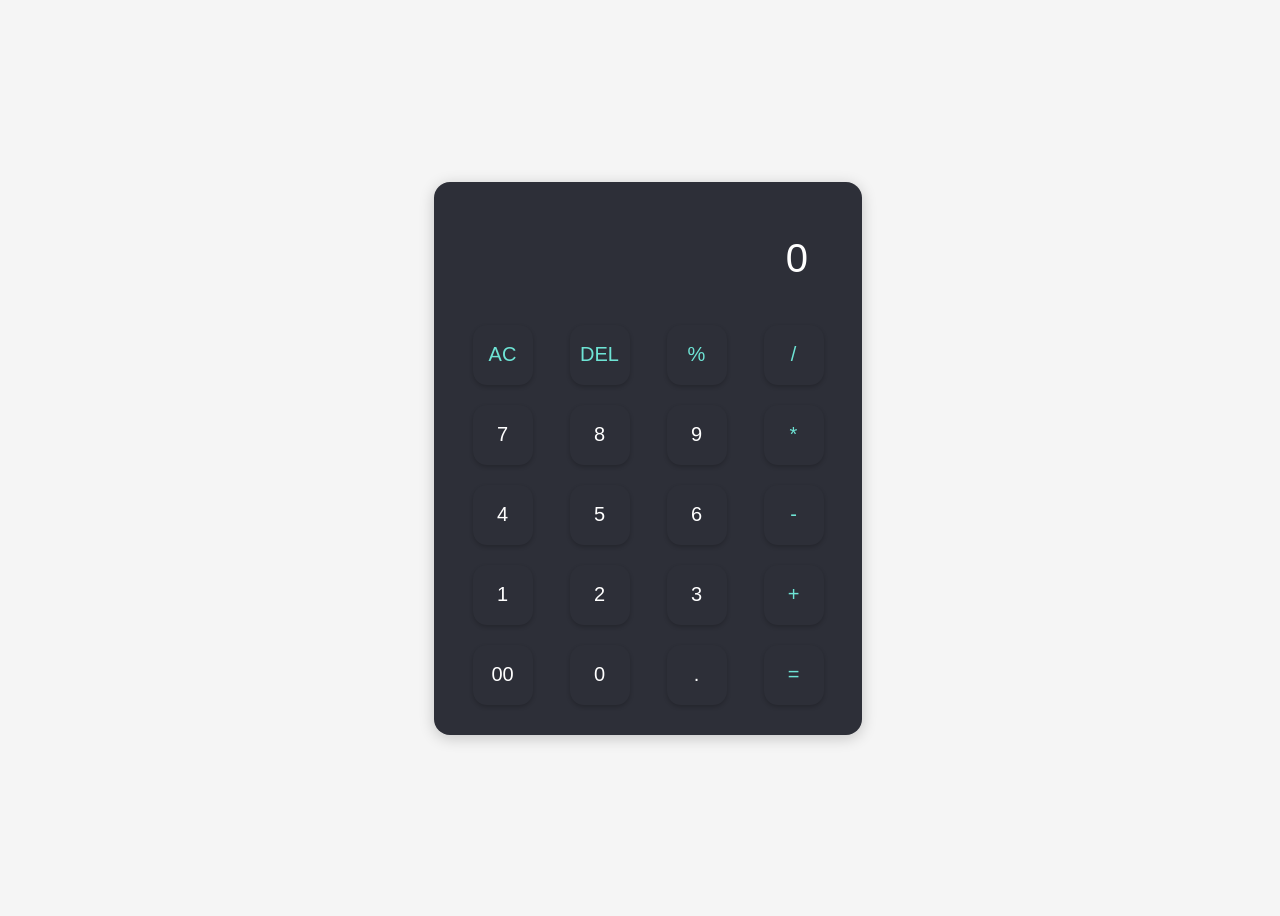
<file: Calculatorr/index.html>
<!DOCTYPE html>
<html lang="en">
	<head>
		<meta charset="UTF-8" />
		<meta name="viewport" content="width=device-width, initial-scale=1.0" />
		<title>Document</title>
		<link rel="preconnect" href="https://fonts.googleapis.com" />
		<link rel="preconnect" href="https://fonts.gstatic.com" crossorigin />
		<link
			href="https://fonts.googleapis.com/css2?family=Poppins:ital,wght@0,100;0,200;0,300;0,400;0,500;0,600;0,700;0,800;0,900;1,100;1,200;1,300;1,400;1,500;1,600;1,700;1,800;1,900&display=swap"
			rel="stylesheet"
		/>
		<link rel="stylesheet" href="index.css" />
	</head>
	<body>
		<div class="calculator">
			<input type="text" placeholder="0" id="inputBox" />
			<div class="calculator-btn-container">
				<div class="calculator-btn-rows">
					<button class="operator">AC</button>
					<button class="operator">DEL</button>
					<button class="operator">%</button>
					<button class="operator">/</button>
				</div>
				<div class="calculator-btn-rows">
					<button>7</button>
					<button>8</button>
					<button>9</button>
					<button class="operator">*</button>
				</div>
				<div class="calculator-btn-rows">
					<button>4</button>
					<button>5</button>
					<button>6</button>
					<button class="operator">-</button>
				</div>

				<div class="calculator-btn-rows">
					<button>1</button>
					<button>2</button>
					<button>3</button>
					<button class="operator">+</button>
				</div>
				<div class="calculator-btn-rows">
					<button>00</button>
					<button>0</button>
					<button>.</button>
					<button class="operator">=</button>
				</div>
			</div>
		</div>
		<script src="./script.js"></script>
	</body>
</html>
</file>
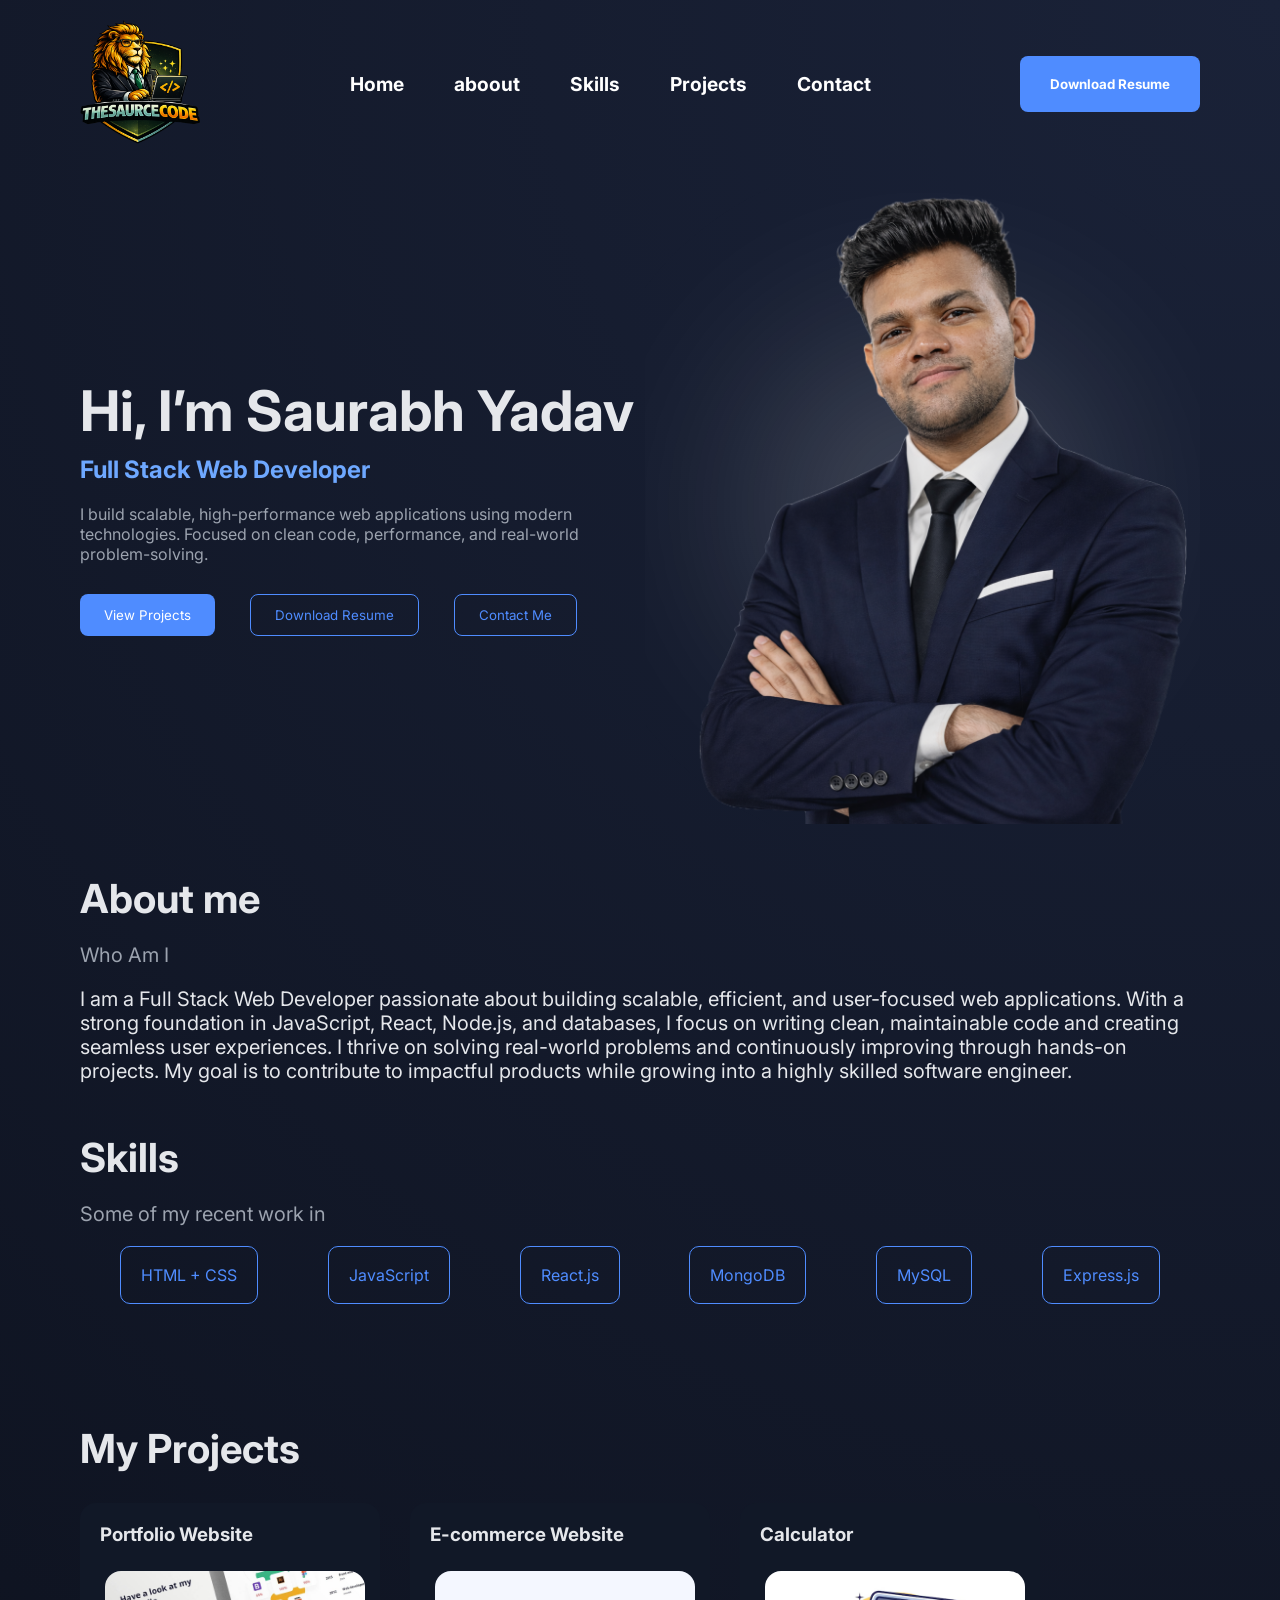
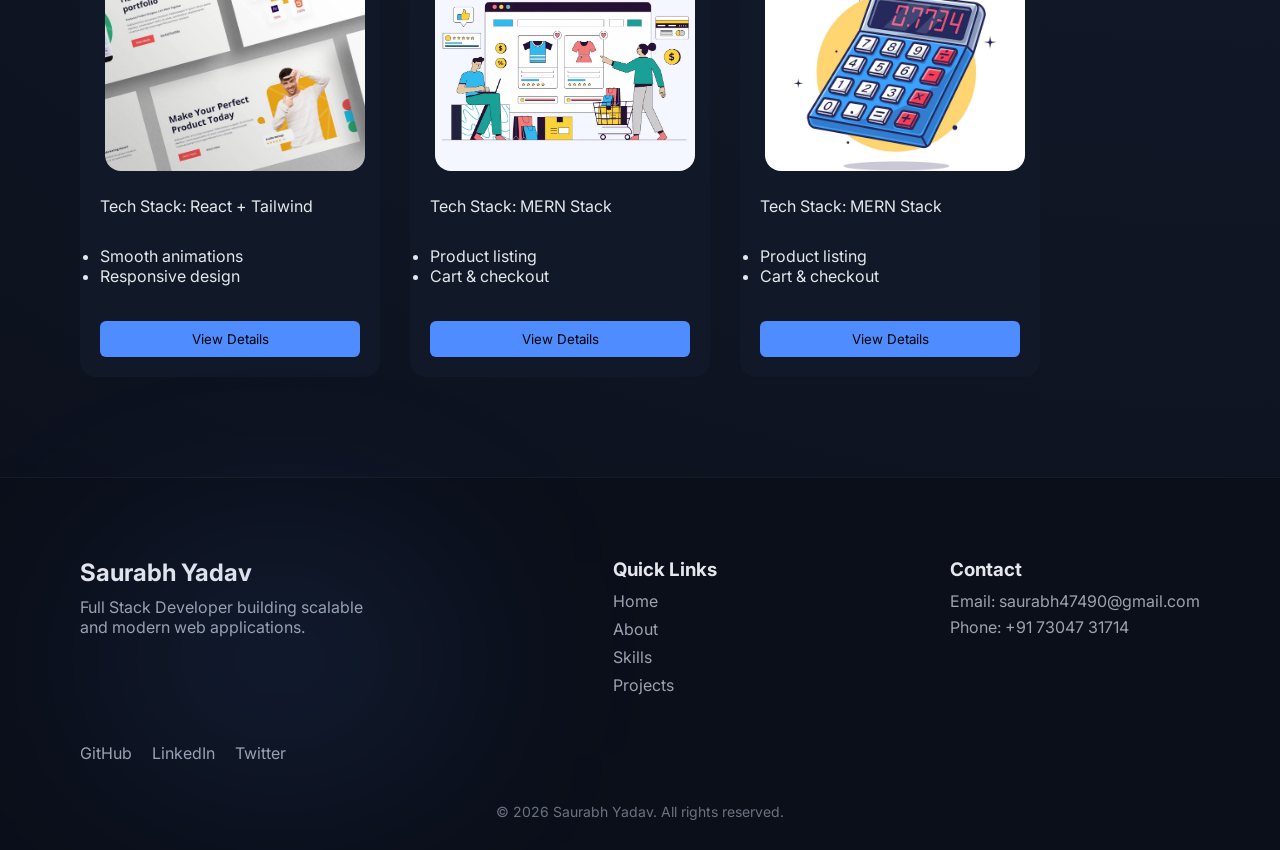
<file: PortfolioProject/index.html>
<!doctype html>
<html lang="en">
  <head>
    <meta charset="UTF-8" />
    <meta name="viewport" content="width=device-width, initial-scale=1.0" />
    <title>TheSaurceCode</title>
    <link rel="stylesheet" href="index.css" />
    <link
      href="https://fonts.googleapis.com/css2?family=Inter:wght@300;400;600;700&display=swap"
      rel="stylesheet"
    />
  </head>
  <body>
    <!-- Header -->
    <header class="Headder">
      <div class="navbar_section">
        <div class="Saurcecodelogo">
          <img src="../PortfolioProject/images/TheSaurceCode.png" alt="logo" />
        </div>
        <div class="navbar">
          <a href="">
            <span>Home</span>
          </a>
          <a href="">
            <span>aboout</span>
          </a>
          <a href="">
            <span>Skills</span>
          </a>
          <a href="">
            <span>Projects</span>
          </a>
          <a href="">
            <span>Contact</span>
          </a>
        </div>
        <div class="Res_down_btn">
          <button class="Res_button">
            <a href="" download target="_blank"></a>Download Resume
          </button>
        </div>
      </div>
    </header>

    <!-- Hero Section -->
    <section class="hero">
      <div class="hero_section">
        <div class="hero-left">
          <h1>Hi, I’m Saurabh Yadav</h1>
          <h2>Full Stack Web Developer</h2>
          <p>
            I build scalable, high-performance web applications using modern
            technologies. Focused on clean code, performance, and real-world
            problem-solving.
          </p>
          <div class="hero-buttons">
            <button class="primary">View Projects</button>
            <button class="outline">Download Resume</button>
            <button class="outline">Contact Me</button>
          </div>
        </div>
        <div class="hero-right">
          <div class="image-glow"></div>
          <img src="../PortfolioProject/images/Adobe Express - file.png" alt="image of the coder" />
        </div>
      </div>
    </section>

    <!-- anout me section -->
    <section class="about">
      <div class="aboutme_container">
        <h2 class="about_me">About me</h2>
        <span class="about_me_who"> Who Am I </span>
        <p class="aboutmediscription">
          I am a Full Stack Web Developer passionate about building scalable,
          efficient, and user-focused web applications. With a strong foundation
          in JavaScript, React, Node.js, and databases, I focus on writing
          clean, maintainable code and creating seamless user experiences. I
          thrive on solving real-world problems and continuously improving
          through hands-on projects. My goal is to contribute to impactful
          products while growing into a highly skilled software engineer.
        </p>
      </div>
    </section>

    <!-- Skills Section -->
    <section class="skillss">
      <div class="Skills_section">
        <h2 class="Skills_headding">Skills</h2>
        <p class="Skills_subheadding">Some of my recent work in</p>

        <ul class="Skills_ul">
          <li class="Skills_li">HTML + CSS</li>
          <li class="Skills_li">JavaScript</li>
          <li class="Skills_li">React.js</li>
          <li class="Skills_li">MongoDB</li>
          <li class="Skills_li">MySQL</li>
          <li class="Skills_li">Express.js</li>
        </ul>
      </div>
    </section>

    <!-- My Project Section -->
    <section class="my-project">
      <h2 class="My-projectSection-headding">My Projects</h2>
      <div class="Projects_sections">
        <div class="project-card">
          <h3>Portfolio Website</h3>
          <div class="project-card_images">
            <img src="../PortfolioProject/images/Untitled-1.jpg" alt="Portfolio Website" />
          </div>
          <p>Tech Stack: React + Tailwind</p>
          <ul>
            <li>Smooth animations</li>
            <li>Responsive design</li>
          </ul>
          <button>View Details</button>
        </div>

        <div class="project-card">
          <h3>E-commerce Website</h3>
          <div class="project-card_images">
            <img
              src="../PortfolioProject/images/The-Ultimate-Guide-to-Ecommerce-Website-Development-in-2023.webp"
              alt="E-commerce Website"
            />
          </div>
          <p>Tech Stack: MERN Stack</p>
          <ul>
            <li>Product listing</li>
            <li>Cart & checkout</li>
          </ul>
          <button>View Details</button>
        </div>

        <div class="project-card">
          <h3>Calculator</h3>
          <div class="project-card_images">
            <img
              src="./images/calculator-floating-cartoon-vector-icon-illustration-finance-business-icon-concept-isolated-flat_138676-9297.avif"
              alt="Calculator"
            />
          </div>
          <p>Tech Stack: MERN Stack</p>
          <ul>
            <li>Product listing</li>
            <li>Cart & checkout</li>
          </ul>
          <button>View Details</button>
        </div>
      </div>
    </section>

    <!-- contact me section -->
    <footer class="footer">
      <div class="footer-container">
        <!-- LEFT -->
        <div class="footer-left">
          <h2>Saurabh Yadav</h2>
          <p>
            Full Stack Developer building scalable and modern web applications.
          </p>
        </div>

        <!-- CENTER -->
        <div class="footer-links">
          <h3>Quick Links</h3>
          <ul>
            <li><a href="#">Home</a></li>
            <li><a href="#">About</a></li>
            <li><a href="#">Skills</a></li>
            <li><a href="#">Projects</a></li>
          </ul>
        </div>

        <!-- RIGHT -->
        <div class="footer-contact">
          <h3>Contact</h3>
          <p>Email: saurabh47490@gmail.com</p>
          <p>Phone: +91 73047 31714</p>
        </div>
      </div>

      <!-- SOCIAL -->
      <div class="footer-social">
        <a href="#">GitHub</a>
        <a href="#">LinkedIn</a>
        <a href="#">Twitter</a>
      </div>

      <!-- BOTTOM -->
      <div class="footer-bottom">
        <p>© 2026 Saurabh Yadav. All rights reserved.</p>
      </div>
    </footer>
  </body>
</html>
</file>
<file: Calculatorr/index.css>
index.css
* {
	margin: 0;
	padding: 0;
	box-sizing: border-box;
}

body {
	font-family: 'Poppins', sans-serif;
	width: 100%;
	height: 100vh;
	display: flex;
	justify-content: center;
	align-items: center;
	background: #f5f5f5;

	.calculator {
		padding: 20px;
		border-radius: 16px;
		background: #2d2f38;
		box-shadow: 0px 3px 15px rgba(0, 0, 0, 0.2);
		display: flex;
		flex-direction: column;

		input {
			width: 320px;
			border: none;
			padding: 24px;
			margin: 10px;
			background: transparent;
			font-size: 40px;
			text-align: right;
			cursor: pointer;
			color: #ffffff;
		}
		input::placeholder {
			color: #fff;
		}

		.calculator-btn-container {
			display: flex;
			flex-direction: column;

			.calculator-btn-rows {
				display: flex;
				align-items: center;
				justify-content: space-around;

				button {
					width: 60px;
					height: 60px;
					margin: 10px;
					border-radius: 14px;
					background: #2d2f38;
					color: #ffffff;
					font-size: 20px;
					box-shadow: 0px 2px 4px rgba(0, 0, 0, 0.2);
					cursor: pointer;
					transition: all 0.2sease;
					border: none;
				}
				.operator {
					color: #6ee4d5;
				}
				button:hover {
					background-color: #34363f;
				}
			}
		}
	}
}
</file>
<file: PortfolioProject/index.css>
* {
  margin: 0;
  padding: 0;
  box-sizing: border-box;
  font-family: "Inter", sans-serif;
}
body {
  background: radial-gradient(circle at top right, #1a2238, #0b0f1a);
  color: #e5e7eb;
}

/* navbar*/
.navbar_section {
  display: flex;
  justify-content: space-between;
  padding: 20px 80px;
  align-items: center;
}

.navbar_section .Saurcecodelogo {
  align-self: flex-start;
  overflow: hidden;
}

.Saurcecodelogo img {
  width: 120px;
  height: auto;
}

.navbar {
  display: flex;
  align-items: center;
  gap: 50px;
}

.navbar a {
  text-decoration: none;
  font-weight: bold;
  color: white;
  font-size: larger;
  transition: transform 0.5s ease-in-out;
}

.navbar a:hover {
  text-shadow: 1px 0px 10px #e5e7eb;
  transform: scale(1.1);
}

.Res_down_btn .Res_button {
  background: #4f8cff;
  border: none;
  padding: 20px 30px;
  border-radius: 8px;
  color: white;
  font-weight: bolder;
  transition: transform 0.5s ease-out;
  transition: background-color 0.5s ease-in-out;
}
.Res_down_btn .Res_button:hover {
  background-color: black;
  transform: scale(1.1);
}

/* hero section */

.hero_section {
  display: flex;
  justify-content: space-between;
  align-items: center;
  padding: 20px 80px 20px 80px;
  overflow: hidden;
  gap: 10px;
}

.hero-left {
  flex: 1;
  max-width: 50%;
}

.hero-left h1 {
  font-size: 56px;
}

.hero-left h2 {
  color: #6ea8ff;
  margin-top: 10px;
}

.hero-left p {
  margin-top: 20px;
  color: #9ca3af;
}

.hero-buttons {
  margin-top: 30px;
  display: flex;
  gap: 35px;
  transition: transform 0.5s ease-out;
}

.primary {
  background: #4f8cff;
  padding: 12px 24px;
  border-radius: 8px;
  color: white;
  border: none;
  transition: all 0.5s ease-out;
}

.primary:hover {
  box-shadow: 2px 2px 5px #0365f9;
  transform: scale(1.1, 1.1);
}

.outline {
  border: 1px solid #4f8cff;
  padding: 12px 24px;
  background: transparent;
  color: #4f8cff;
  border-radius: 8px;
  transition: transform 0.5s ease-out;
}

.outline:hover {
  box-shadow: 2px 2px 5px #4f8cff;
  transform: scale(1.1, 1.1);
}

.hero-right {
  flex: 1;
  max-width: 50%;
  display: flex;
  align-items: center;
  justify-content: center;
  position: relative;
  overflow: hidden;
}

.hero-right img {
  width: 100%;
  height: auto;
  max-width: 500px;
  z-index: 2;
  align-self: center;
  transform: translate(15px);
}

.image-glow {
  position: absolute;
  top: 50%;
  left: 50%;
  width: 500px;
  height: 500px;

  transform: translate(-50%, -50%);

  background: radial-gradient(
    circle,
    rgba(255, 255, 255, 0.25),
    transparent 70%
  );

  filter: blur(80px);
  z-index: 0;
}

/* About me section */
.aboutme_container {
  margin: 0 auto;
  padding: 30px 80px 30px 80px;
  display: flex;
  flex-direction: column;
  gap: 20px;
}

.about_me {
  font-size: 40px;
}

.about_me_who {
  font-size: 20px;
  color: #9ca3af;
}

.aboutmediscription {
  font-size: 20px;
  justify-content: center;
}

/* Skills Section */

.Skills_section {
  margin: 20px 80px;
  display: flex;
  flex-direction: column;
  gap: 20px;
}

.Skills_headding {
  font-size: 40px;
}

.Skills_subheadding {
  font-size: 20px;
  color: #9ca3af;
}

.Skills_ul {
  list-style: none;
  display: flex;
  gap: 30px;
  justify-content: space-evenly;
}

.Skills_li {
  padding: 18px 20px;
  border: 1px solid #4f8cff;
  border-radius: 10px;
  cursor: pointer;
  color: #4f8cff;
  transition: all 0.5s ease-in-out;
}

.Skills_li:hover {
  box-shadow: 2px 2px 10px #4f8cff;
  transform: scale(1.1);
}

/* project section */

.my-project {
  padding: 100px 80px;
  display: flex;
  flex-direction: column;
  gap: 30px;
}

.Projects_sections {
  display: flex;
  gap: 30px;
  /* padding: 10px 80px 100px 80px; */
}

.project-card {
  background: #111827;
  padding: 20px;
  border-radius: 16px;
  width: 300px;
  transition: 0.3s; 
  display: flex;
  flex-direction: column;
  gap: 20px;
}

.project-card:hover {
  transform: translateY(-10px);
}

.project-card ul {
  margin-top: 10px;
}

.project-card button {
  margin-top: 15px;
  padding: 10px;
  background: #4f8cff;
  border: none;
  border-radius: 6px;
}

.My-projectSection-headding {
  font-size: 40px;
}

.project-card_images{
  margin: 5px;
  overflow: hidden;
  border-radius: 16px;
  width: 100%;
  height: 200px;
  display: flex;
  align-items: center;
  justify-content: center;
}

.project-card_images img{
  width: 100%;
  height: 100%;
  object-fit: cover;
  display: block;
}

/* footer  */

.footer {
  background: #0b0f1a;
  padding: 80px 80px 30px;
  color: #e5e7eb;
  border-top: 1px solid rgba(255,255,255,0.05);
}


.footer-container {
  display: flex;
  justify-content: space-between;
  flex-wrap: wrap;
  gap: 40px;
}

.footer-left h2 {
  font-size: 24px;
}

.footer-left p {
  margin-top: 10px;
  color: #9ca3af;
  max-width: 300px;
}

.footer-links h3,
.footer-contact h3 {
  margin-bottom: 10px;
}

.footer-links ul {
  list-style: none;
}

.footer-links li {
  margin-bottom: 8px;
}

.footer-links a {
  color: #9ca3af;
  text-decoration: none;
  transition: 0.3s;
}

.footer-links a:hover {
  color: #4f8cff;
}


.footer-contact p {
  color: #9ca3af;
  margin-bottom: 6px;
}


.footer-social {
  margin-top: 40px;
  display: flex;
  gap: 20px;
  
}

.footer-social a {
  color: #9ca3af;
  text-decoration: none;
  transition: 0.3s;
}

.footer-social a:hover {
  color: #4f8cff;
}

.footer-bottom {
  margin-top: 40px;
  text-align: center;
  color: #6b7280;
  font-size: 14px;
}

.footer::before {
  content: "";
  position: absolute;
  width: 400px;
  height: 200px;
  background: radial-gradient(circle, rgba(79,140,255,0.2), transparent);
  filter: blur(100px);
}

.footer a:hover {
  transform: translateY(-2px);
}
</file>
